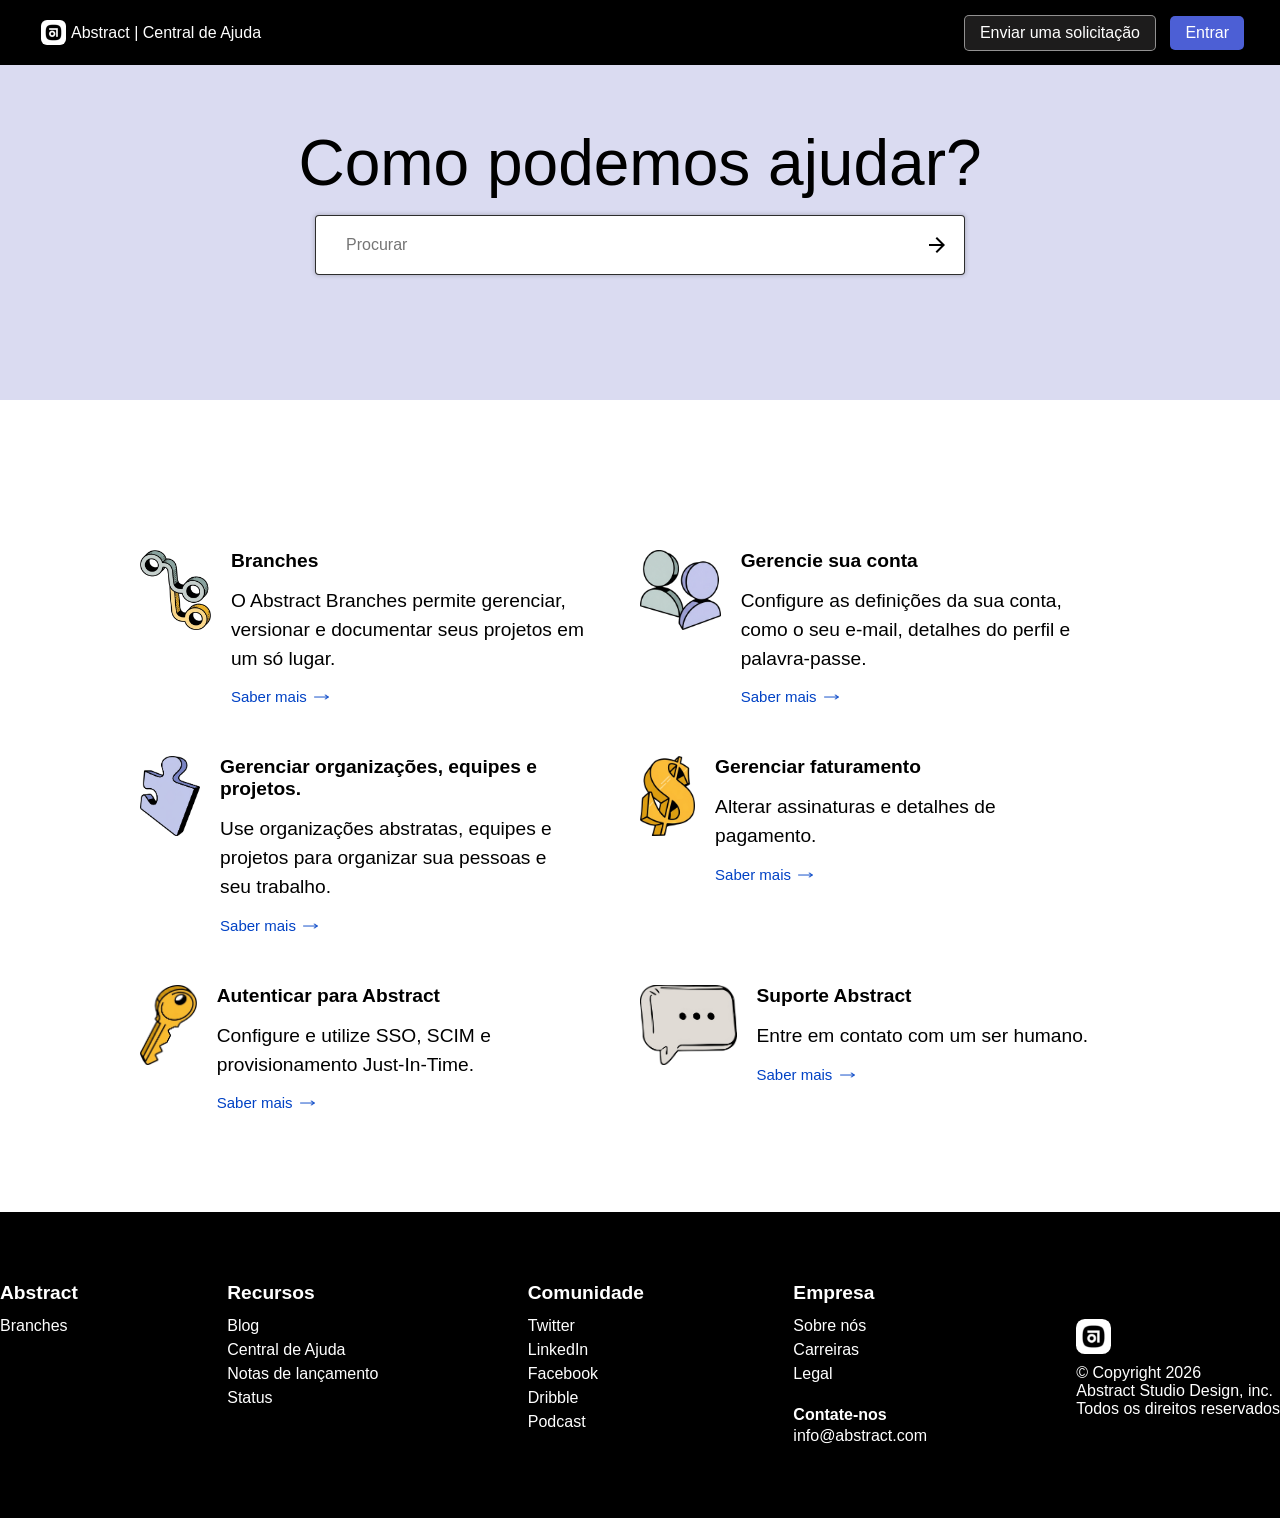
<file: index.html>
<!doctype html>
<html lang="pt-BR">
  <head>
    <meta charset="UTF-8" />
    <meta name="viewport" content="width=device-width, initial-scale=1.0" />
    <title>Abstract</title>
    <link rel="stylesheet" href="style/style.css" />
    <link rel="stylesheet" href="style/mobile-first.css" />
    <!-- <link rel="shortcut icon" href="favicon.ico" type="image/x-icon" /> -->
    <link
      href="https://fonts.googleapis.com/css2?family=Material+Symbols+Outlined"
      rel="stylesheet"
    />
    <!-- <link
      rel="stylesheet"
      href="https://fonts.googleapis.com/css2?family=Material+Symbols+Outlined:opsz,wght,FILL,GRAD@24,400,0,0&icon_names=menu"
    /> -->
  </head>
  <body>
    <nav>
      <div id="navegacao">
        <div id="abstract">
          <img src="img/Abstract.png" alt="" />
          <span>
            <strong>Abstract |</strong>
            <a href="#">Central de Ajuda</a>
          </span>
        </div>
        <span id="botao" onclick="ficarVisivel()">
          <!-- <span class="material-symbols-outlined"> menu </span> -->
          <span class="material-symbols-outlined"> menu </span>
        </span>
        <div id="itens" class="menu">
          <button id="submit">Enviar uma solicitação</button>
          <button id="signin">Entrar</button>
        </div>
      </div>
    </nav>
    <header>
      <h1>Como podemos ajudar?</h1>
      <div id="search">
        <input
          type="text"
          name="pesquisa"
          id="ipesquisa"
          placeholder="Procurar"
        />
        <div id="simbolo">
          <span class="material-symbols-outlined"> arrow_forward </span>
        </div>
      </div>
    </header>
    <main>
      <section>
        <article class="asideTp">
          <div class="around">
            <img src="img/image1.png" alt="imagem1" />
            <div class="conteudo">
              <h2>Branches</h2>
              <p>
                O Abstract Branches permite gerenciar, versionar e documentar
                seus projetos em um só lugar.
              </p>
              <a href="#"
                >Saber mais <img src="img/seta-direita.png" alt=""
              /></a>
            </div>
          </div>
        </article>
        <article>
          <div class="around">
            <img src="img/image2.png" alt="" />
            <div class="conteudo">
              <h2>Gerencie sua conta</h2>
              <p>
                Configure as definições da sua conta, como o seu e-mail,
                detalhes do perfil e palavra-passe.
              </p>
              <a href="#"
                >Saber mais <img src="img/seta-direita.png" alt=""
              /></a>
            </div>
          </div>
        </article>
      </section>
      <section>
        <article class="asideTp">
          <div class="around">
            <img src="img/image3.png" alt="" />
            <div class="conteudo">
              <h2>Gerenciar organizações, equipes e projetos.</h2>
              <p>
                Use organizações abstratas, equipes e projetos para organizar
                sua pessoas e seu trabalho.
              </p>
              <a href="#"
                >Saber mais <img src="img/seta-direita.png" alt=""
              /></a>
            </div>
          </div>
        </article>
        <article>
          <div class="around">
            <img src="img/image4.png" alt="" />
            <div class="conteudo">
              <h2>Gerenciar faturamento</h2>
              <p>Alterar assinaturas e detalhes de pagamento.</p>
              <a href="#"
                >Saber mais <img src="img/seta-direita.png" alt=""
              /></a>
            </div>
          </div>
        </article>
      </section>
      <section>
        <article class="asideTp">
          <div class="around">
            <img src="img/image5.png" alt="" />
            <div class="conteudo">
              <h2>Autenticar para Abstract</h2>
              <p>
                Configure e utilize SSO, SCIM e provisionamento Just-In-Time.
              </p>
              <a href="#"
                >Saber mais <img src="img/seta-direita.png" alt=""
              /></a>
            </div>
          </div>
        </article>
        <article>
          <div class="around">
            <img src="img/image6.png" />
            <div class="conteudo">
              <h2>Suporte Abstract</h2>
              <p>Entre em contato com um ser humano.</p>
              <a href="#"
                >Saber mais <img src="img/seta-direita.png" alt="" />
              </a>
            </div>
          </div>
        </article>
      </section>
    </main>
    <footer>
      <div class="credits">
        <div class="aside">
          <h3>Abstract</h3>
          <p>Branches</p>
        </div>
        <div class="aside">
          <h3>Recursos</h3>
          <p>Blog</p>
          <p>Central de Ajuda</p>
          <p>Notas de lançamento</p>
          <p>Status</p>
        </div>
        <div class="aside">
          <h3>Comunidade</h3>
          <p>Twitter</p>
          <p>LinkedIn</p>
          <p>Facebook</p>
          <p>Dribble</p>
          <p>Podcast</p>
        </div>
        <div class="aside">
          <h3>Empresa</h3>
          <p>Sobre nós</p>
          <p>Carreiras</p>
          <p>Legal</p>

          <h4>Contate-nos</h4>
          <p>info@abstract.com</p>
        </div>
        <div class="asidE">
          <img src="img/Abstract.png" alt="" />
          <main>
            &COPY; Copyright 2026 <br />
            Abstract Studio Design, inc. <br />
            Todos os direitos reservados
          </main>
        </div>
      </div>
    </footer>
    <script>
      let itens = document.getElementById("itens");
      let altura = document.getElementById("altura");
      let tamanho = document.getElementById("tamanho");
      /* let navegacao = document.getElementById("navegacao"); */

      function ficarVisivel() {
        itens.classList.toggle("visivel");
        altura.classList.toggle("corDeFundo");
      }
      document.addEventListener("click", function (event) {
        const menu = document.getElementById("itens");
        const botao = document.getElementById("botao");

        // Se o menu está visível E o clique NÃO foi no menu E NEM no botão
        if (
          menu.classList.contains("visivel") &&
          !menu.contains(event.target) &&
          !botao.contains(event.target)
        ) {
          ficarVisivel();
        }
      });
    </script>
  </body>
</html>
</file>
<file: style/style.css>
@charset "UTF-8";
@media only screen and (max-width: 1016px) {
  main {
    margin: 0px;
  }

  main > section > article {
    margin: auto;
  }

  /* main > section > article.asideTp {
    justify-content: center;
  }  */
}

* {
  margin: 0;
  padding: 0;
  font-family: Arial, Helvetica, sans-serif;
  font-weight: normal;
  font-size: 1em;
  box-sizing: border-box;
}

body {
  background-color: #fff;
  width: 100%;
  height: 100%;
}

nav {
  position: fixed;
  background-attachment: fixed;
  background-color: #000000;
  width: 100%;
  padding: 0px 36px;

  left: 0;
  top: 0;
  z-index: 1000;
}

div#abstract {
  display: flex;
  justify-content: center;
  align-items: center;
}

#abstract > span {
  color: white;
}

#abstract > span > strong {
  cursor: pointer;
  user-select: none;
}

nav img {
  width: 25px;
  margin: 10px 5px;
  /* margin-left: 10vw; */
  border-radius: 6px;
}

nav > #navegacao {
  display: flex;
  justify-content: space-between;
  align-items: center;

  padding: 10px 0px;
  max-width: 1300px;
  margin: auto;
}

nav span > a {
  text-decoration: none;
  color: white;
}

/* nav > div#navegacao > span#botao > span.material-symbols-outlined {
  display: none;
} */

nav button#submit {
  padding: 8px 15px;

  background-color: #1d1c1c;
  color: white;
  border: 1px solid rgba(255, 255, 255, 0.519);
  border-radius: 5px;
  cursor: pointer;
}

button#submit:hover {
  background-color: white;
  color: #1d1d1d;
  /* border: 1px solid #4c5fd5; */
}

nav button#signin {
  padding: 8px 15px;

  background-color: #4c5fd5;
  color: white;
  border: none;
  border-radius: 5px;
  cursor: pointer;
  margin-left: 10px;
}

button#signin:hover {
  background-color: rgb(255, 255, 255);
  color: black;
}

header {
  display: flex;
  flex-flow: column nowrap;
  justify-content: center;
  align-items: center;

  background-color: #dadbf1;
  width: 100%;
  height: 400px;
  /*   height: calc(365px - 65px); */

  /* transition-duration: 0.5s; */
}

header > h1 {
  font-size: clamp(1.5rem, 8.5vw, 4rem);
}

header > div#search {
  display: flex;
  flex-flow: row nowrap;
  justify-content: center;
  align-items: center;

  width: 650px;
  border-radius: 4px;
  border: 1px solid rgba(0, 0, 0, 0.823);
  background-color: white;
  padding: 5px 15px;
  overflow: hidden;
  margin-top: 15px;

  box-shadow: 0px 0px 5px rgba(0, 0, 0, 0.263);
}

header > div#search > input {
  flex: 1;

  padding: 15px;
  border: none;
  outline: none;
  background: transparent;
  font-size: 1rem;
}

header > div#search > span {
  background-color: white;
}

#simbolo {
  display: flex;
  flex-flow: row nowrap;
  justify-content: center;
  align-items: center;

  background-color: white;
  height: 38px;
  user-select: none;
  cursor: pointer;
}

#botao {
  display: none;
}

main {
  display: flex;
  flex-flow: column wrap;
  justify-content: space-around;
  align-items: center;

  /* height: 600px; */
  width: 100%;
  margin-top: 150px;
  margin-bottom: 50px;
}

main > section {
  display: flex;
  flex-flow: row wrap;
  justify-content: space-between;

  max-width: 1200px;
}

main > section article {
  display: flex;
  flex-flow: row nowrap;
  justify-content: start;
  /*   align-items: center; */

  /* border: 1px solid black; */
  width: 500px;
  margin-bottom: 50px;
}

main > section > article > div.around {
  display: flex;
  width: 500px;
}

main > section > article > div.around > img {
  width: auto;
  height: 80px;
  margin-right: 20px;
}

main > section > article > div.around > div.conteudo {
  width: 355px;
}

main > section > article > div.around > div.conteudo h2 {
  font-size: clamp(1rem, 1.2em, 1.5rem);
  font-weight: bolder;
}

main > section > article > div.around > div.conteudo p {
  font-size: clamp(1rem, 1.2em, 1.5rem);
  padding: 15px 0px;
  line-height: 1.5em;
}

main > section > article > div.around > div.conteudo > a {
  text-decoration: none;
  font-size: 15px;
  color: #0042c5;
}

main > section > article > div.around > div.conteudo > a > img {
  margin-left: 3px;
  width: 15px;
  height: 10px;
}

footer {
  background-color: #000000;
  padding: 50px 0px;
}

.credits {
  display: flex;
  flex-flow: row wrap;
  justify-content: space-between;

  /* border: 1px solid red; */
  max-width: 1300px;
  margin: auto;
}

.asidE {
  display: flex;
  flex-flow: column nowrap;
  justify-content: end;
}

.asidE > main {
  margin-top: 10px;
  color: white;
}

.asidE > img {
  width: 35px;
  /* margin-left: 10vw; */
  border-radius: 25%;
}

.aside {
  padding: 20px 0px;
  margin-right: 15px;
}

.aside > p,
h3,
h4 {
  color: white;
}

.aside h3 {
  font-size: 1.2em;
  font-weight: bolder;
  margin-bottom: 10px;
}

.aside h4 {
  font-weight: bolder;
  margin-top: 20px;
}

.aside p {
  font-size: 1em;
  line-height: 1.5em;
  font-weight: normal;
}
</file>
<file: style/mobile-first.css>
@charset "UTF-8";

@media only screen and (max-width: 705px) {
  body {
    position: relative;
  }
  
  header.corDeFundo {
    height: calc(285px + 174px);
    
    transition-duration: 0.5s;
  }
  
  /*   nav {
    display: flex;
    flex-flow: row wrap;
    justify-content: space-between;
    align-items: center;
    height: auto;
    } */
    
    nav > div#navegacao {
      justify-content: space-between;
      margin: 0;
    }
    
    nav > div#abstract {
      flex-wrap: wrap;
      margin: 0;
      padding-left: 15px;
    }
    
    nav > div#abstract > img {
      margin: 0px;
      margin-right: 5px;
    }
    
    #botao {
      display: flex;
      flex-flow: row nowrap;
      justify-content: center;
      align-items: center;
      
      padding: 10px;
      border-radius: 50%;
      transition-duration: 0.3s;
    }
    
    #botao > span.material-symbols-outlined {
      display: inline-block;
      
      color: white;
      user-select: none;
      margin: auto;
    }
    
    #botao:hover {
      background-color: rgba(163, 163, 163, 0.504);
      cursor: pointer;
    }
    
    div.menu {
      display: flex;
      justify-content: center;
      align-items: center;
      opacity: 0;
      max-height: 0;
      overflow: hidden;
      position: absolute;
      top: 60px;
      left: 0px;
      
      width: 100%;
      background-color: #1f1f1fc8;
      margin: 0;
      
      transition-duration: 0.3s;
    }
    
    div.menu > ul > li {
      list-style-type: none;
      width: 50vw;
      
      text-align: center;
    }
    
    div.visivel {
      display: flex;
      justify-content: center;
      align-items: center;
      
      opacity: 1;
      padding: 10px 0px;
      margin-top: 5px;
      border-top: 1px solid rgba(112, 112, 112, 0.8);
      max-height: 200px;
    }
    
    header {
      margin-top: 65px;
      height: 300px;
    }
    
    header > div#search {
      display: flex;
      flex-flow: row nowrap;
      justify-content: center;
      align-items: center;
      
      width: 85vw;
      border-radius: 4px;
      background-color: white;
      padding: 5px 15px;
      overflow: hidden;
      margin-top: 15px;
    }
    
    main {
      margin-top: 100px;
    }
    
    main > section {
      width: 90vw;
    }
    
    main > section > article {
      justify-content: center;
      width: 90vw;
    }
    
    main > section > article > div {
      justify-content: space-evenly;
    }
    
    main > section > article > div.around {
      flex-flow: row wrap;
    }
}
  
  @media only screen and (max-width: 695px) {
    .asidE {
      margin: auto;
    }
  }

  @media only screen and (max-width: 524px) {
    nav {
      padding: 0px 15px;
    }
    /*   nav {
    position: relative;
  }

  header {
    position: absolute;
    top: 65px;
    height: calc(300px - 65px);
  } */

    main > section > article > div.around {
      flex-flow: column wrap;
    }

    main > section > article > div.around > img {
      margin: auto;
      margin-bottom: 30px;
    }

    main > section > article > div.around > div.conteudo {
      text-align: center;
      width: 100%;
    }
}
</file>
